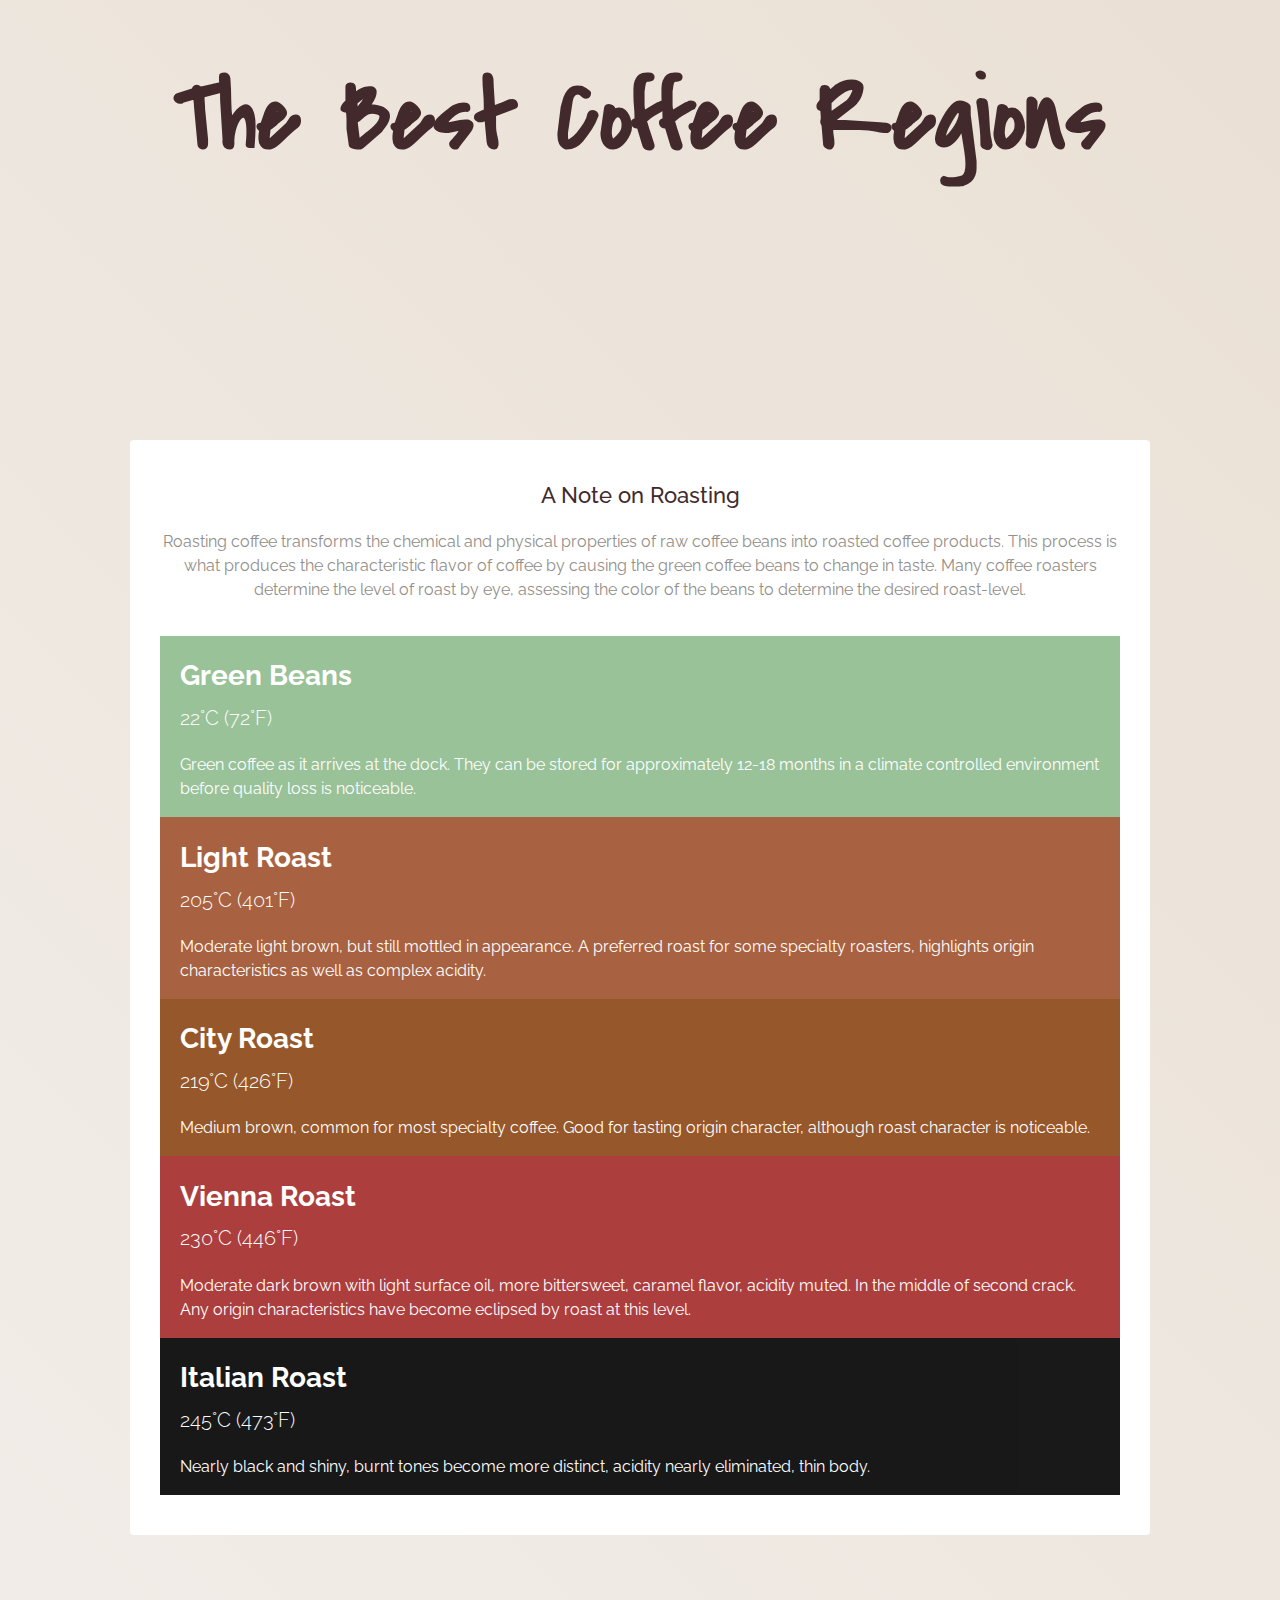
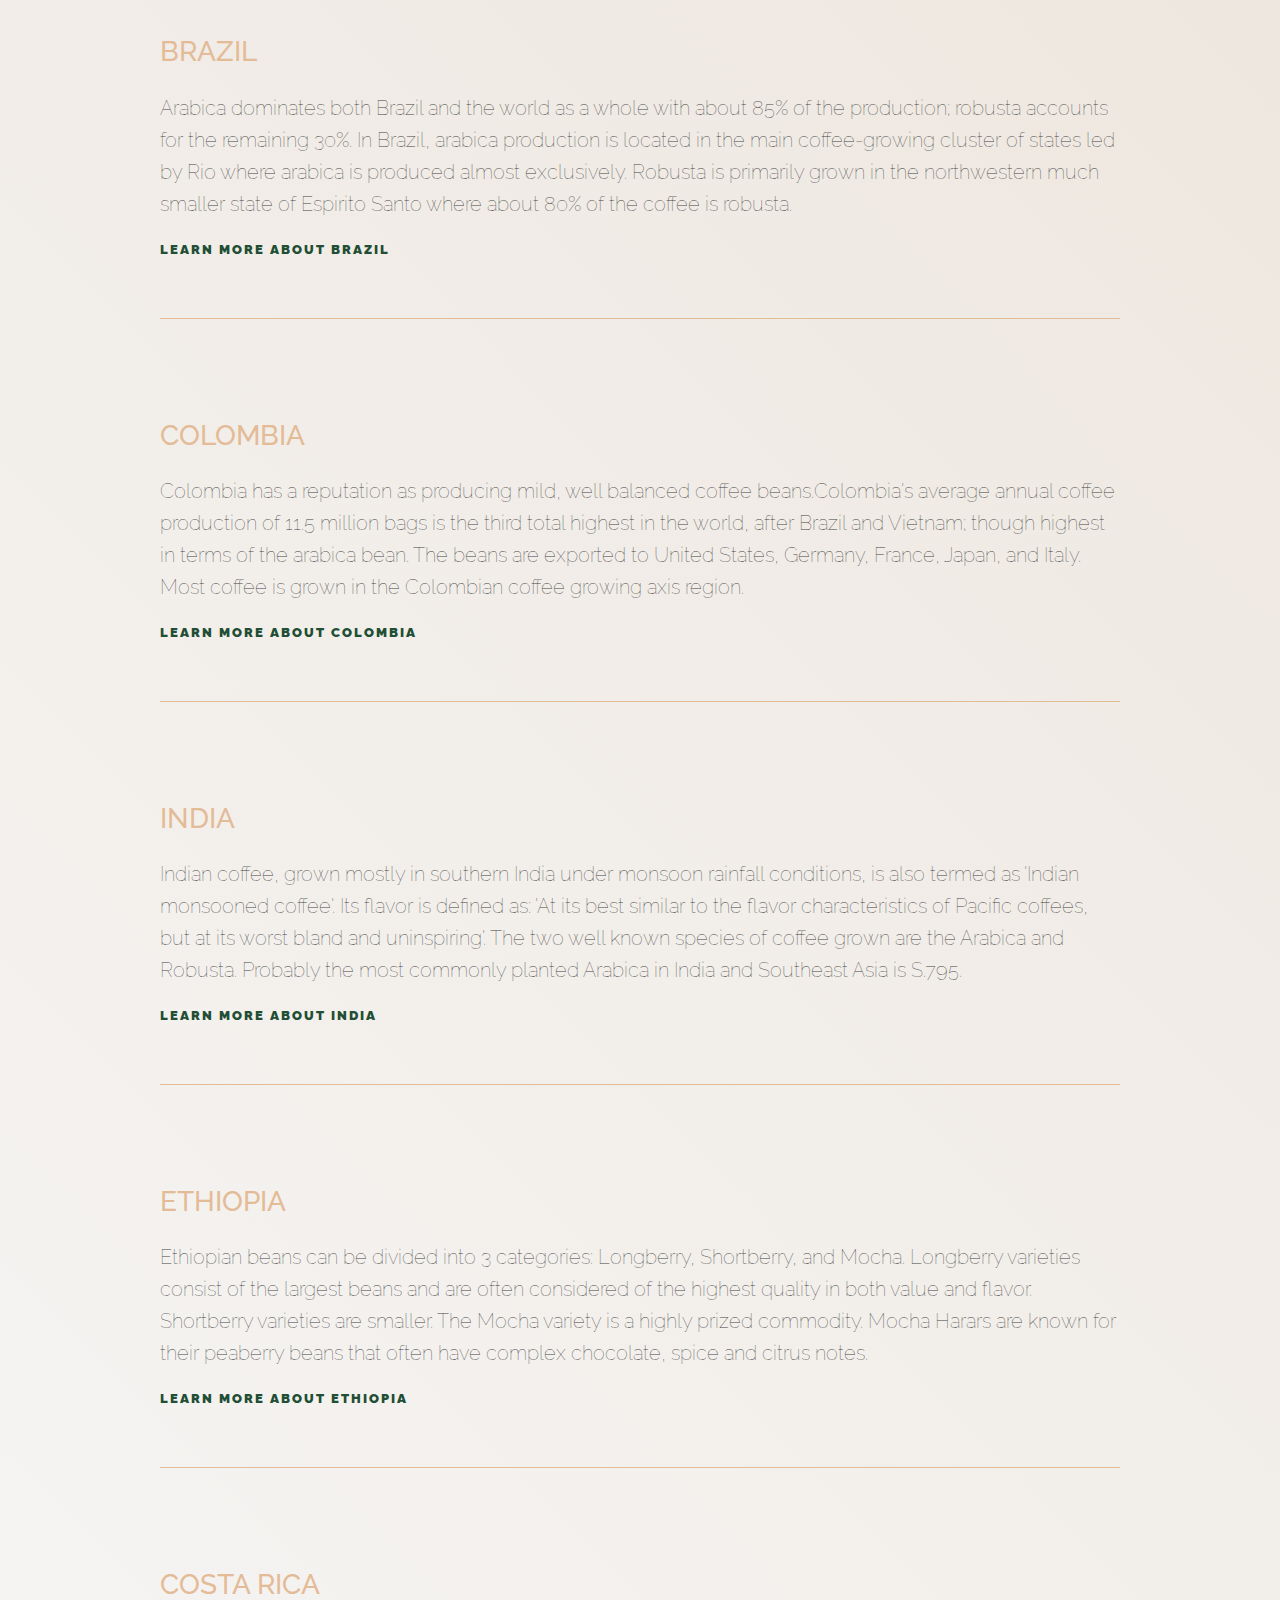
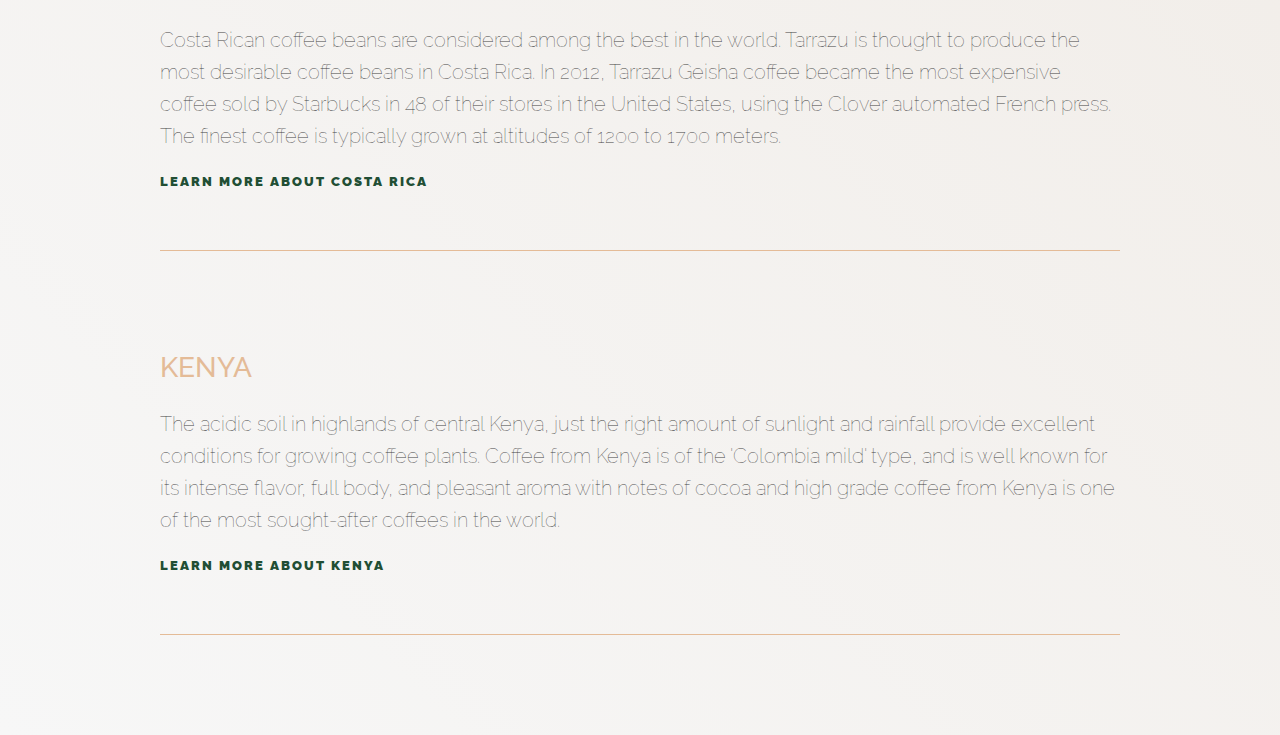
<file: Coffe/index.html>
<!DOCTYPE html>
<html>
<head>
  <title>The Best Coffee - By Region</title>
  <link href='https://fonts.googleapis.com/css?family=Covered+By+Your+Grace|Raleway:100,500,600,800' rel='stylesheet'>
  <link rel='stylesheet' href='style.css'>
</head>
<body>

  <div class='header'>
    <h1>The Best Coffee Regions</h1>
  </div>

  <div class='roasting'>
    <h3>A Note on Roasting</h3>
    <p>Roasting coffee transforms the chemical and physical properties of raw coffee beans into roasted coffee products. This process is what produces the characteristic flavor of coffee by causing the green coffee beans to change in taste. Many coffee roasters determine the level of roast by eye, assessing the color of the beans to determine the desired roast-level.</p>
  <br>
      <div class='spectrum'>
        <div class='green'>
          <h4>Green Beans</h4>
          <h5>22&degC (72&degF)</h5>
          <p>Green coffee as it arrives at the dock. They can be stored for approximately 12-18 months in a climate controlled environment before quality loss is noticeable.</p>
        </div>
        <div class='light'>
          <h4>Light Roast</h4>
          <h5>205&degC (401&degF)</h5>
          <p>Moderate light brown, but still mottled in appearance. A preferred roast for some specialty roasters, highlights origin characteristics as well as complex acidity.</p>
        </div>
        <div class='city'>
          <h4>City Roast</h4>
          <h5>219&degC (426&degF)</h5>
          <p>Medium brown, common for most specialty coffee. Good for tasting origin character, although roast character is noticeable.</p>
        </div>
        <div class='vienna'>
          <h4>Vienna Roast</h4>
          <h5>230&degC (446&degF)</h5>
          <p>Moderate dark brown with light surface oil, more bittersweet, caramel flavor, acidity muted. In the middle of second crack. Any origin characteristics have become eclipsed by roast at this level.</p>
        </div>
        <div class='italian'>
          <h4>Italian Roast</h4>
          <h5>245&degC (473&degF)</h5>
          <p>Nearly black and shiny, burnt tones become more distinct, acidity nearly eliminated, thin body.</p>
        </div>
      </div>
  </div>

  <ul>
    <li>
      <h2>Brazil</h2>
      <p>Arabica dominates both Brazil and the world as a whole with about 85% of the production; robusta accounts for the remaining 30%. In Brazil, arabica production is located in the main coffee-growing cluster of states led by Rio where arabica is
        produced almost exclusively. Robusta is primarily grown in the northwestern much smaller state of Espirito Santo where about 80% of the coffee is robusta.</p>
      <a href='#'>Learn More about Brazil</a>
    </li>
    <li>
      <h2>Colombia</h2>
      <p>Colombia has a reputation as producing mild, well balanced coffee beans.Colombia's average annual coffee production of 11.5 million bags is the third total highest in the world, after Brazil and Vietnam; though highest in terms of the arabica
        bean. The beans are exported to United States, Germany, France, Japan, and Italy. Most coffee is grown in the Colombian coffee growing axis region.</p>
      <a href='#'>Learn More about Colombia</a>
    </li>
    <li>
      <h2>India</h2>
      <p>Indian coffee, grown mostly in southern India under monsoon rainfall conditions, is also termed as 'Indian monsooned coffee'. Its flavor is defined as: 'At its best similar to the flavor characteristics of Pacific coffees, but at its worst bland and uninspiring'. The two well known species of coffee grown are the Arabica and Robusta. Probably the most commonly planted Arabica in India and Southeast Asia is S.795.</p>
      <a href='#'>Learn More about India</a>
    </li>
    <li>
      <h2>Ethiopia</h2>
      <p>Ethiopian beans can be divided into 3 categories: Longberry, Shortberry, and Mocha. Longberry varieties consist of the largest beans and are often considered of the highest quality in both value and flavor. Shortberry varieties are smaller. The Mocha variety is a highly prized commodity. Mocha Harars are known for their peaberry beans that often have complex chocolate, spice and citrus notes.</p>
      <a href='#'>Learn More about Ethiopia</a>
    </li>
    <li>
      <h2>Costa Rica</h2>
      <p>Costa Rican coffee beans are considered among the best in the world. Tarrazu is thought to produce the most desirable coffee beans in Costa Rica. In 2012, Tarrazu Geisha coffee became the most expensive coffee sold by Starbucks in 48 of their stores in the United States, using the Clover automated French press. The finest coffee is typically grown at altitudes of 1200 to 1700 meters.</p>
      <a href='#'>Learn More about Costa Rica</a>
    </li>
    <li>
      <h2>Kenya</h2>
      <p>The acidic soil in highlands of central Kenya, just the right amount of sunlight and rainfall provide excellent conditions for growing coffee plants. Coffee from Kenya is of the 'Colombia mild' type, and is well known for its intense flavor, full body, and pleasant aroma with notes of cocoa and high grade coffee from Kenya is one of the most sought-after coffees in the world.</p>
      <a href='#'>Learn More about Kenya</a>
    </li>
  </ul>

</body>
</file>
<file: Coffe/style.css>
body {
    padding: 0;
    margin: 0;
    background: #F7F7F7;
    /* Old browsers */
    background: -moz-linear-gradient(45deg, #F7F7F7 0%, #EAE0D5 100%);
    /* FF3.6-15 */
    background: -webkit-linear-gradient(45deg, #F7F7F7 0%, #EAE0D5 100%);
    /* Chrome10-25,Safari5.1-6 */
    background: linear-gradient(45deg, #F7F7F7 0%, #EAE0D5 100%);
  }
  
  /** Header styles **/
  .header {
    background-image: url(https://images.unsplash.com/photo-1455267847942-f4fdb784f0c5?dpr=1&auto=format&crop=entropy&fit=crop&w=1500&h=1000&q=80&cs=tinysrgb);
    height: 400px;
    background-position: center center;
  }
  
  .roasting {
    margin: 40px auto;
    padding: 20px 30px 40px 30px;
    background-color: #FFFFFF;
    overflow: auto;
    width: 75%;
    border-radius: 4px;
    align-self: center;
  }
  
  .roasting p {
    color: #938E89;
    text-align: center;
    line-height: 24px;
    font-family: 'Raleway', sans-serif;
    font-size: 16px;
    font-weight: 400;
  }
  
  .spectrum div {
    font: inherit;
    padding: 0 20px;
    color: #FFFFFF;
    overflow: auto;
    opacity: 0.9;
  }
  
  .spectrum p {
    color: #FFFFFF;
    text-align: left;
  }
  
  /* Roast types */
  .green {
    background-color: darkseagreen;
  }
  
  .light {
    background-color: sienna;
  }
  
  .city {
    background-color: saddlebrown;
  }
  
  .vienna {
    background-color: brown;
  }
  
  .italian {
    background-color: black;
  }
  
  /* Typography */
  h1 {
    color: #41292C;
    font-family: 'Covered By Your Grace', sans-serif;
    font-size: 100px;
    line-height: 76px;
    margin: 0;
    position: relative;
    text-align: center;
    top: 20%;
  }
  
  h2 {
    color: #E4BB97;
    font-family: 'Raleway', sans-serif;
    font-size: 28px;
    font-weight: 500;
    text-align: left;
    text-transform: uppercase;
  }
  
  h3 {
    color: #41292C;
    font-family: 'Raleway', sans-serif;
    font-size: 22px;
    font-weight: 500;
    text-align: center;
  }
  
  h4 {
    font-family: 'Raleway', sans-serif;
    font-size: 28px;
    font-weight: 700;
    line-height: .2em;
  }
  
  h5 {
    font-family: 'Raleway', sans-serif;
    font-size: 20px;
    line-height: .2em;
    font-weight: 300;
  }
  
  /* Page elements */
  ul {
    margin: 0 auto;
    padding: 0;
    width: 75%;
  }
  
  li {
    border-bottom: 1px solid #E4BB97;
    list-style: none;
    margin: 100px 0px;
    padding-bottom: 60px;
  }
  
  p {
    color: #444444;
    line-height: 32px;
    font-family: 'Raleway', sans-serif;
    font-size: 20px;
    font-weight: 100;
  }
  
  a {
    color: #214E34;
    font-family: 'Raleway', sans-serif;
    font-size: 13px;
    font-weight: 900;
    text-align: left;
    text-transform: uppercase;
    text-decoration: none;
    letter-spacing: 2px;
  }
</file>
